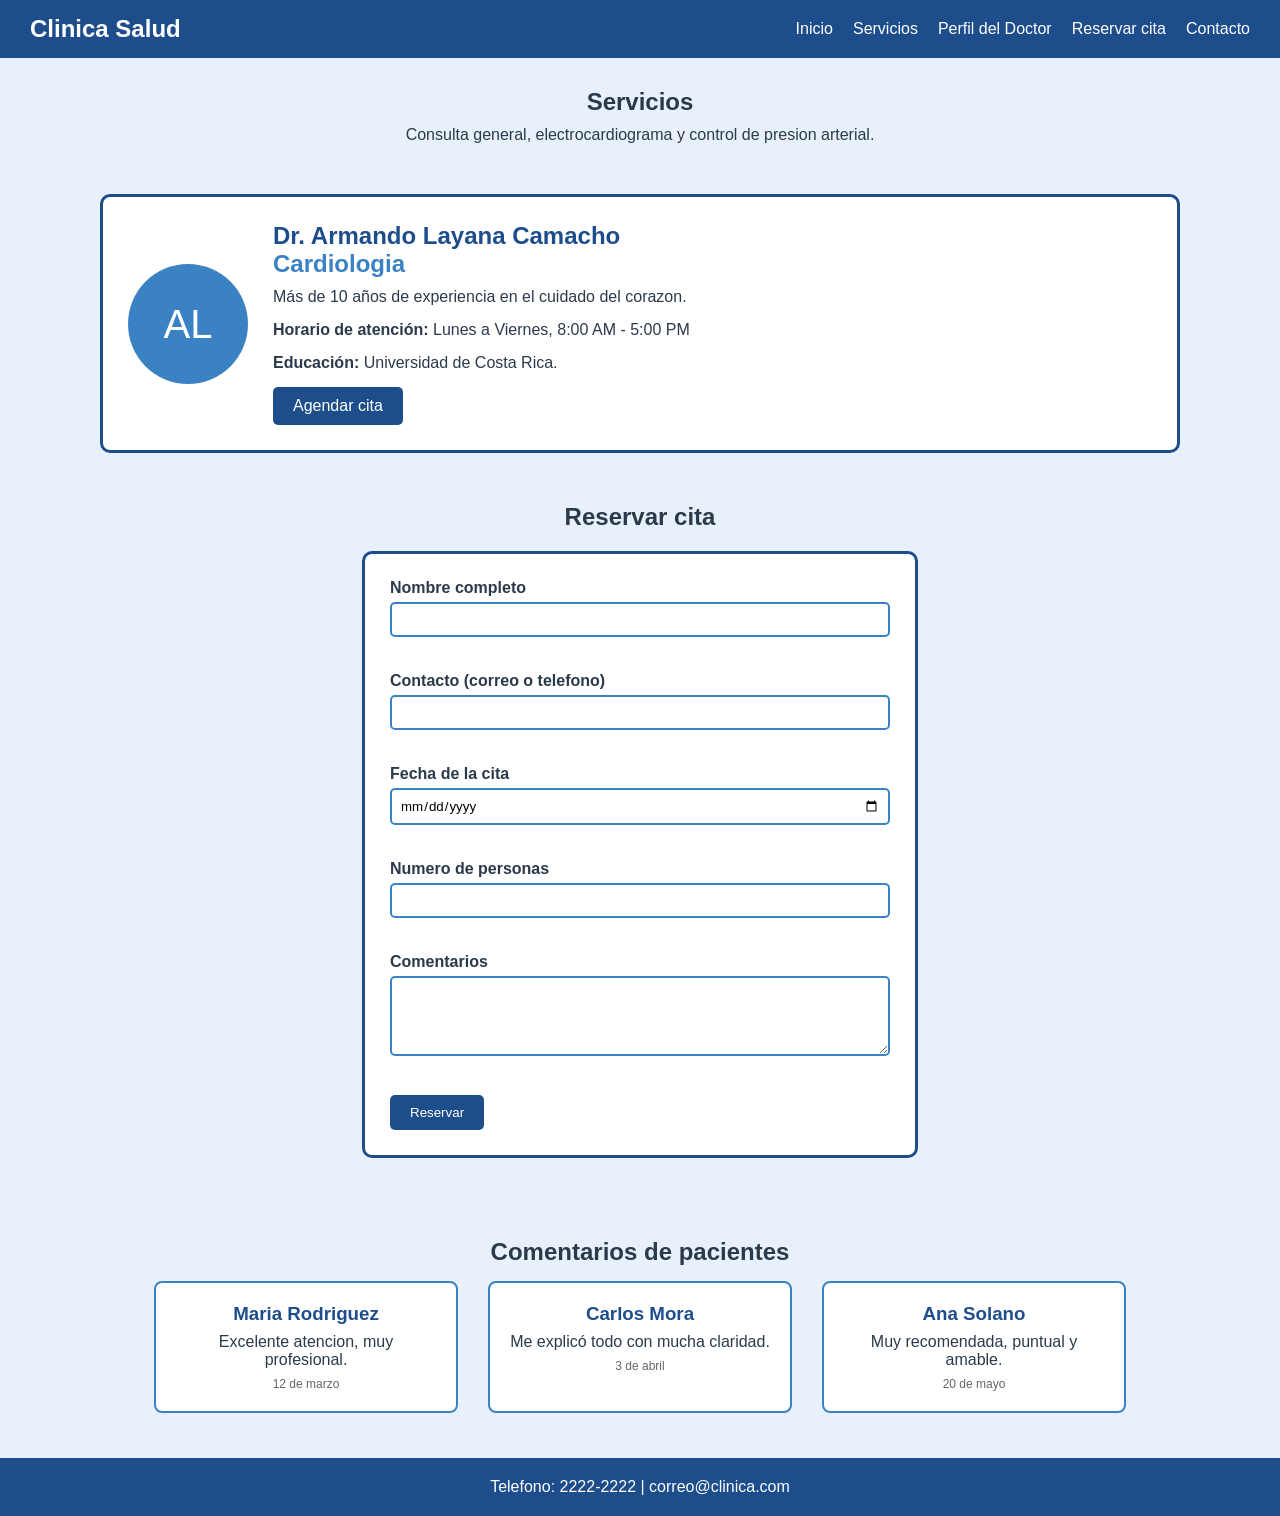
<file: practica-programada-2/index.html>
<!DOCTYPE html>
<html lang="es">
<head>
  <meta charset="UTF-8">
  <title>Clinica Salud - Reservacion de citas</title>
  <link rel="stylesheet" href="styles.css">
</head>
<body>
  <header id="inicio">
    <nav class="navbar">
      <h2 class="logo">Clinica Salud</h2>
      <ul class="nav-links">
        <li><a href="#inicio">Inicio</a></li>
        <li><a href="#servicios">Servicios</a></li>
        <li><a href="#perfil">Perfil del Doctor</a></li>
        <li><a href="#reservacion">Reservar cita</a></li>
        <li><a href="#contacto">Contacto</a></li>
      </ul>
    </nav>
  </header>

  <main>
    <section id="servicios" class="servicios">
      <h2>Servicios</h2>
      <p>Consulta general, electrocardiograma y control de presion arterial.</p>
    </section>

    <section id="perfil" class="perfil">
      <div class="avatar">AL</div>
      <div class="info">
        <h1 class="doctor-nombre">Dr. Armando Layana Camacho</h1>
        <h2 class="doctor-especialidad">Cardiologia</h2>
        <p id="descripcion">Más de 10 años de experiencia en el cuidado del corazon.</p>
        <p id="horario"><b>Horario de atención:</b> Lunes a Viernes, 8:00 AM - 5:00 PM</p>
        <p id="educacion"><b>Educación:</b> Universidad de Costa Rica.</p>
        <a class="btn" href="#reservacion">Agendar cita</a>
      </div>
    </section>

    <section id="reservacion" class="reservacion">
      <h2>Reservar cita</h2>
      <form id="form-reservacion" novalidate>
        <div class="campo">
          <label for="nombre">Nombre completo</label>
          <input type="text" id="nombre" name="nombre">
          <span class="error" id="error-nombre"></span>
        </div>

        <div class="campo">
          <label for="contacto-cliente">Contacto (correo o telefono)</label>
          <input type="text" id="contacto-cliente" name="contacto">
          <span class="error" id="error-contacto-cliente"></span>
        </div>

        <div class="campo">
          <label for="fecha">Fecha de la cita</label>
          <input type="date" id="fecha" name="fecha">
          <span class="error" id="error-fecha"></span>
        </div>

        <div class="campo">
          <label for="personas">Numero de personas</label>
          <input type="number" id="personas" name="personas">
          <span class="error" id="error-personas"></span>
        </div>

        <div class="campo">
          <label for="comentarios">Comentarios</label>
          <textarea id="comentarios" name="comentarios" rows="4"></textarea>
          <span class="error" id="error-comentarios"></span>
        </div>

        <button type="submit" class="btn-enviar">Reservar</button>
      </form>

      <div id="confirmacion" class="confirmacion"></div>
    </section>

    <section class="comentarios">
      <h2>Comentarios de pacientes</h2>
      <div class="cards">
        <article class="card">
          <h3 class="paciente">Maria Rodriguez</h3>
          <p class="comentario">Excelente atencion, muy profesional.</p>
          <p class="fecha">12 de marzo</p>
        </article>
        <article class="card">
          <h3 class="paciente">Carlos Mora</h3>
          <p class="comentario">Me explicó todo con mucha claridad.</p>
          <p class="fecha">3 de abril</p>
        </article>
        <article class="card">
          <h3 class="paciente">Ana Solano</h3>
          <p class="comentario">Muy recomendada, puntual y amable.</p>
          <p class="fecha">20 de mayo</p>
        </article>
      </div>
    </section>
  </main>

  <footer id="contacto">
    <p>Telefono: 2222-2222 | correo@clinica.com</p>
  </footer>
  <script src="script.js"></script>
</body>
</html>
</file>
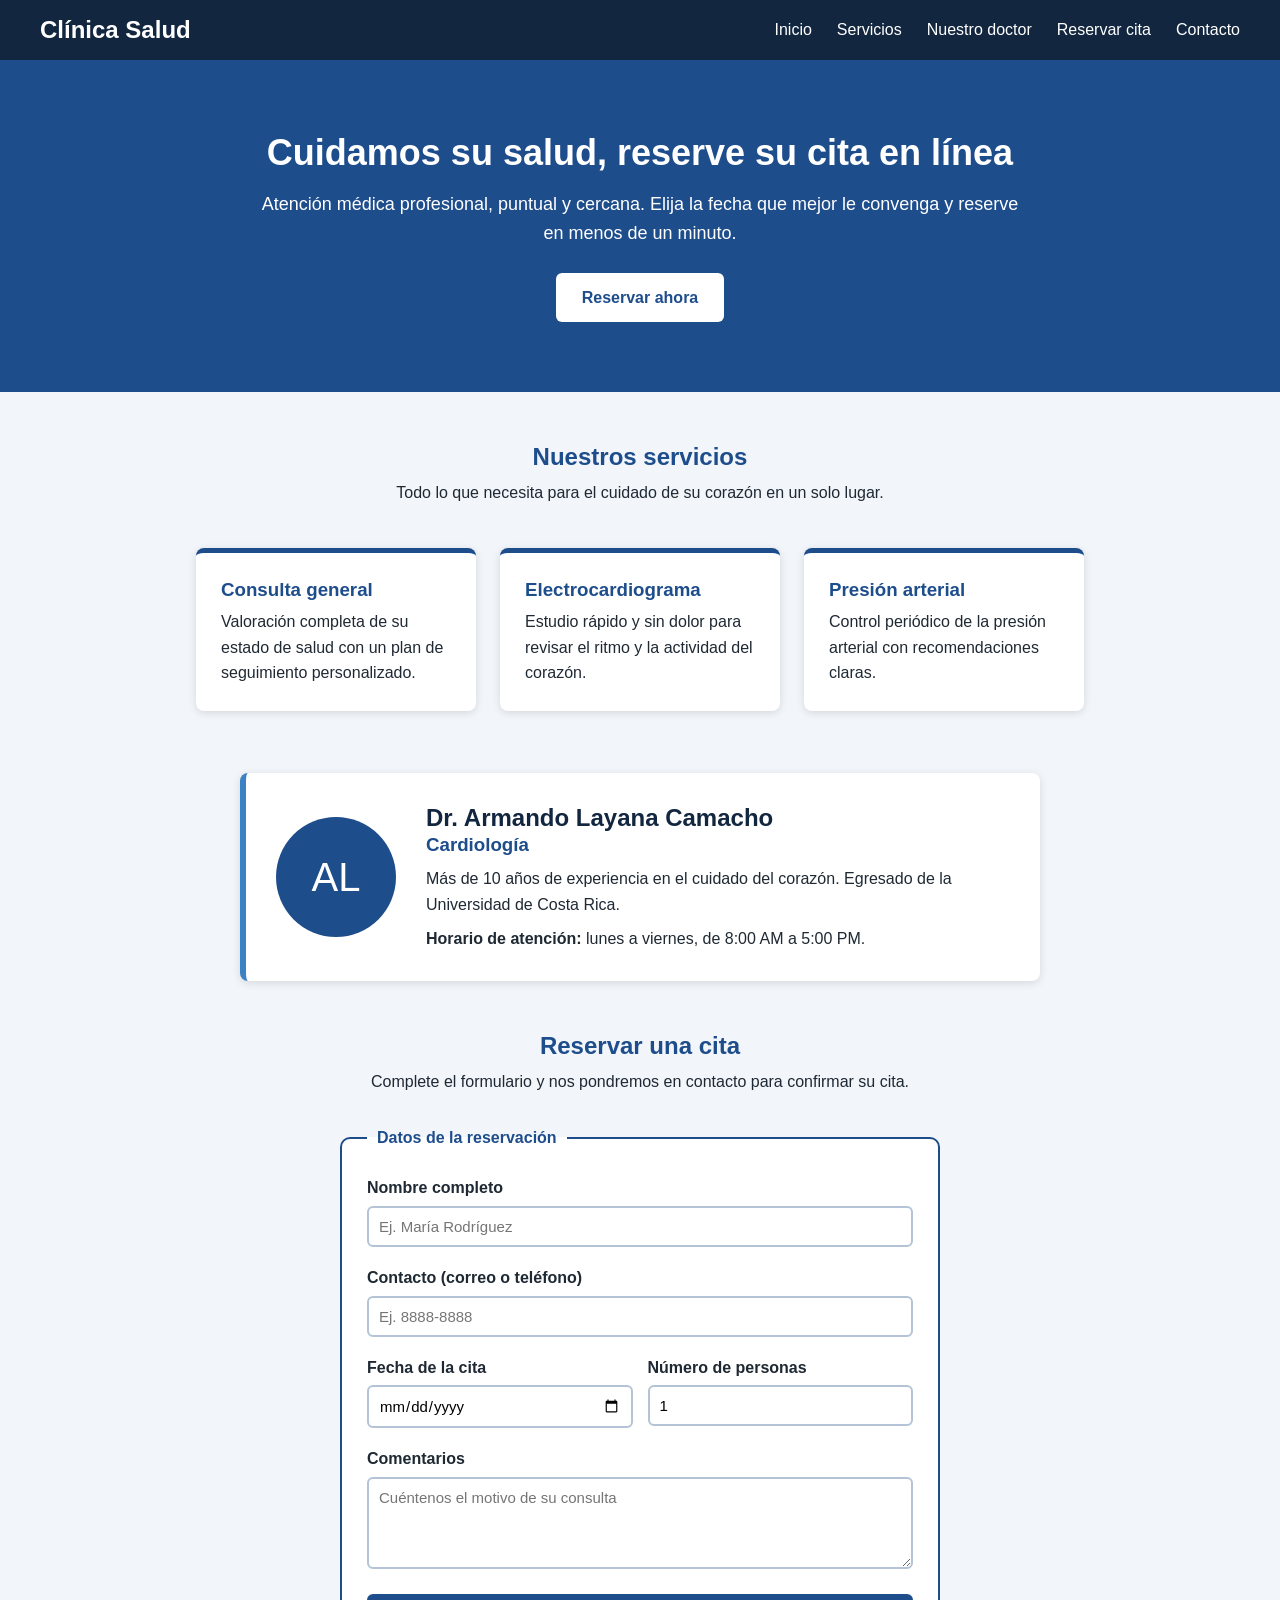
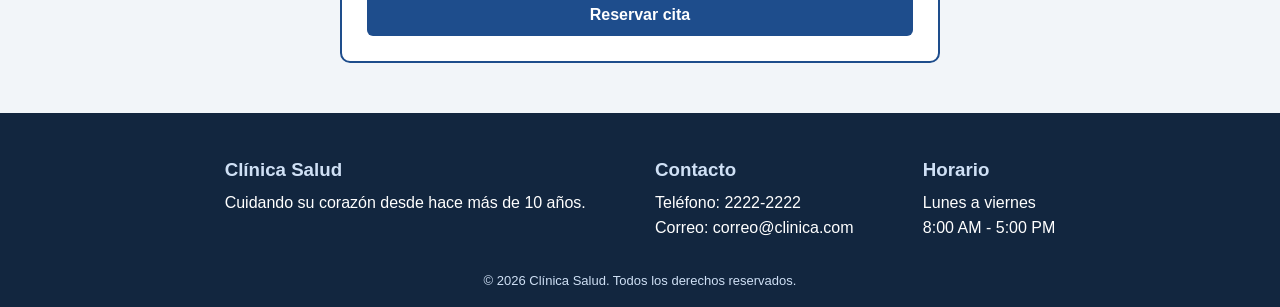
<file: practica-programada-3/index.html>
<!DOCTYPE html>
<html lang="es">
<head>
  <meta charset="UTF-8">
  <meta name="viewport" content="width=device-width, initial-scale=1.0">
  <meta name="description" content="Clínica Salud: sistema web para reservar citas médicas en línea.">
  <title>Clínica Salud - Reservación de citas</title>
  <link rel="stylesheet" href="styles.css">
</head>
<body>

  <header class="encabezado" id="inicio">
    <nav class="navbar">
      <h2 class="logo">Clínica Salud</h2>
      <ul class="menu">
        <li><a href="#inicio">Inicio</a></li>
        <li><a href="#servicios">Servicios</a></li>
        <li><a href="#doctor">Nuestro doctor</a></li>
        <li><a href="#reservacion">Reservar cita</a></li>
        <li><a href="#contacto">Contacto</a></li>
      </ul>
    </nav>

    <div class="banner">
      <h1>Cuidamos su salud, reserve su cita en línea</h1>
      <p>Atención médica profesional, puntual y cercana. Elija la fecha que mejor le convenga y reserve en menos de un minuto.</p>
      <a class="boton" href="#reservacion">Reservar ahora</a>
    </div>
  </header>

  <main>

    <section class="servicios" id="servicios">
      <h2>Nuestros servicios</h2>
      <p class="intro">Todo lo que necesita para el cuidado de su corazón en un solo lugar.</p>
      <div class="tarjetas">
        <article class="tarjeta">
          <h3>Consulta general</h3>
          <p>Valoración completa de su estado de salud con un plan de seguimiento personalizado.</p>
        </article>
        <article class="tarjeta">
          <h3>Electrocardiograma</h3>
          <p>Estudio rápido y sin dolor para revisar el ritmo y la actividad del corazón.</p>
        </article>
        <article class="tarjeta">
          <h3>Presión arterial</h3>
          <p>Control periódico de la presión arterial con recomendaciones claras.</p>
        </article>
      </div>
    </section>

    <section class="doctor" id="doctor">
      <div class="avatar">AL</div>
      <div class="doctor-info">
        <h2>Dr. Armando Layana Camacho</h2>
        <h3>Cardiología</h3>
        <p>Más de 10 años de experiencia en el cuidado del corazón. Egresado de la Universidad de Costa Rica.</p>
        <p><b>Horario de atención:</b> lunes a viernes, de 8:00 AM a 5:00 PM.</p>
      </div>
    </section>

    <section class="reservacion" id="reservacion">
      <h2>Reservar una cita</h2>
      <p class="intro">Complete el formulario y nos pondremos en contacto para confirmar su cita.</p>

      <form action="#" method="post" class="formulario">
        <fieldset>
          <legend>Datos de la reservación</legend>

          <div class="campo">
            <label for="nombre">Nombre completo</label>
            <input type="text" id="nombre" name="nombre" placeholder="Ej. María Rodríguez" required>
          </div>

          <div class="campo">
            <label for="contacto-cliente">Contacto (correo o teléfono)</label>
            <input type="text" id="contacto-cliente" name="contacto" placeholder="Ej. 8888-8888" required>
          </div>

          <div class="fila">
            <div class="campo">
              <label for="fecha">Fecha de la cita</label>
              <input type="date" id="fecha" name="fecha" required>
            </div>

            <div class="campo">
              <label for="personas">Número de personas</label>
              <input type="number" id="personas" name="personas" min="1" value="1" required>
            </div>
          </div>

          <div class="campo">
            <label for="comentarios">Comentarios</label>
            <textarea id="comentarios" name="comentarios" rows="4" placeholder="Cuéntenos el motivo de su consulta"></textarea>
          </div>

          <button type="submit" class="boton">Reservar cita</button>
        </fieldset>
      </form>
    </section>

  </main>

  <footer class="pie" id="contacto">
    <div class="pie-contenido">
      <section>
        <h3>Clínica Salud</h3>
        <p>Cuidando su corazón desde hace más de 10 años.</p>
      </section>
      <section>
        <h3>Contacto</h3>
        <p>Teléfono: 2222-2222</p>
        <p>Correo: correo@clinica.com</p>
      </section>
      <section>
        <h3>Horario</h3>
        <p>Lunes a viernes</p>
        <p>8:00 AM - 5:00 PM</p>
      </section>
    </div>
    <p class="derechos">&copy; 2026 Clínica Salud. Todos los derechos reservados.</p>
  </footer>

</body>
</html>
</file>
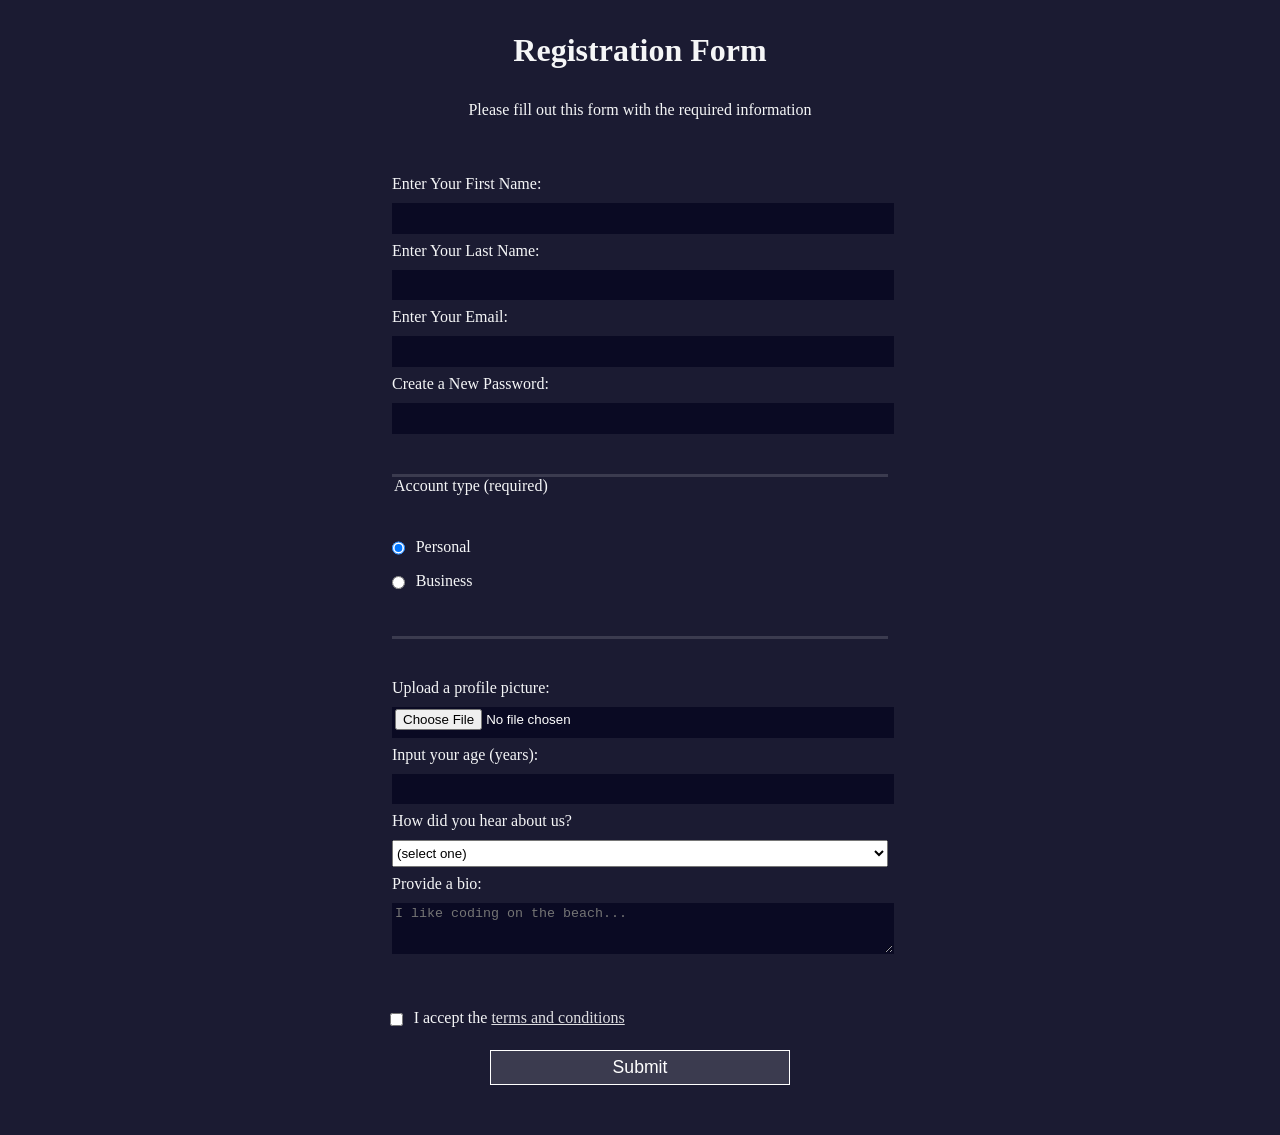
<file: practica-programada-1/primera-parte/index.html>
<!DOCTYPE html>
<html lang="en">
  <head>
    <meta charset="UTF-8">
    <title>Registration Form</title>
    <link rel="stylesheet" href="styles.css" />
  </head>
  <body>
    <h1>Registration Form</h1>
    <p>Please fill out this form with the required information</p>
    <form method="post" action='https://register-demo.freecodecamp.org'>
      <fieldset>
        <label for="first-name">Enter Your First Name: <input id="first-name" name="first-name" type="text" required /></label>
        <label for="last-name">Enter Your Last Name: <input id="last-name" name="last-name" type="text" required /></label>
        <label for="email">Enter Your Email: <input id="email" name="email" type="email" required /></label>
        <label for="new-password">Create a New Password: <input id="new-password" name="new-password" type="password" pattern="[a-z0-5]{8,}" required /></label>
      </fieldset>
      <fieldset>
        <legend>Account type (required)</legend>
        <label for="personal-account"><input id="personal-account" type="radio" name="account-type" class="inline" checked /> Personal</label>
        <label for="business-account"><input id="business-account" type="radio" name="account-type" class="inline" /> Business</label>
      </fieldset>
      <fieldset>
        <label for="profile-picture">Upload a profile picture: <input id="profile-picture" type="file" name="file" /></label>
        <label for="age">Input your age (years): <input id="age" type="number" name="age" min="13" max="120" /></label>
        <label for="referrer">How did you hear about us?
          <select id="referrer" name="referrer">
            <option value="">(select one)</option>
            <option value="1">freeCodeCamp News</option>
            <option value="2">freeCodeCamp YouTube Channel</option>
            <option value="3">freeCodeCamp Forum</option>
            <option value="4">Other</option>
          </select>
        </label>
        <label for="bio">Provide a bio:
          <textarea id="bio" name="bio" rows="3" cols="30" placeholder="I like coding on the beach..."></textarea>
        </label>
      </fieldset>
      <label for="terms-and-conditions">
        <input class="inline" id="terms-and-conditions" type="checkbox" required name="terms-and-conditions" /> I accept the <a href="https://www.freecodecamp.org/news/terms-of-service/">terms and conditions</a>
      </label>
      <input type="submit" value="Submit" />
    </form>
  </body>
</html>
</file>
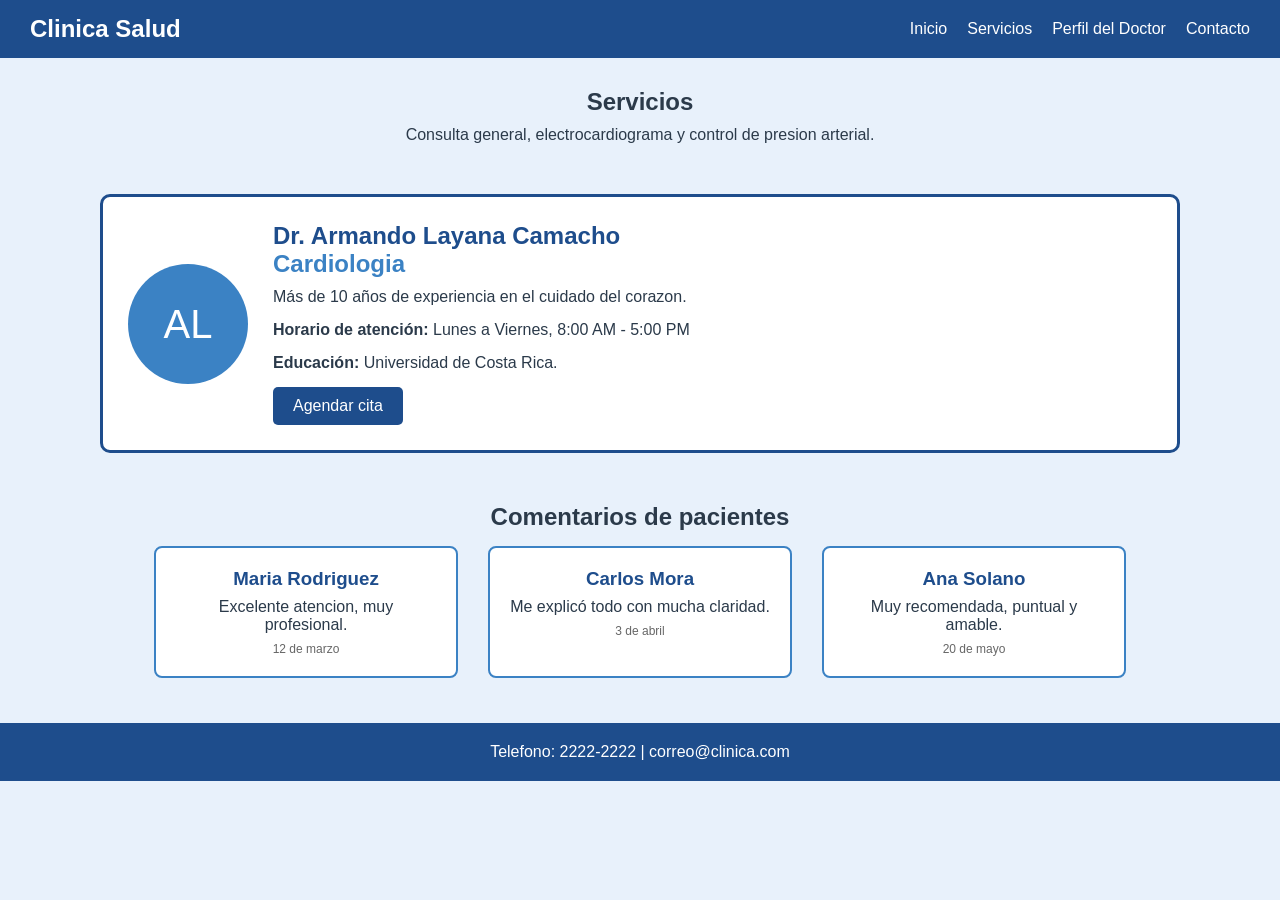
<file: practica-programada-1/segunda-parte/index.html>
<!DOCTYPE html>
<html lang="es">
<head>
  <meta charset="UTF-8">
  <title>Perfil del Doctor</title>
  <link rel="stylesheet" href="styles.css">
</head>
<body>
  <header id="inicio">
    <nav class="navbar">
      <h2 class="logo">Clinica Salud</h2>
      <ul class="nav-links">
        <li><a href="#inicio">Inicio</a></li>
        <li><a href="#servicios">Servicios</a></li>
        <li><a href="#perfil">Perfil del Doctor</a></li>
        <li><a href="#contacto">Contacto</a></li>
      </ul>
    </nav>
  </header>

  <main>
    <section id="servicios" class="servicios">
      <h2>Servicios</h2>
      <p>Consulta general, electrocardiograma y control de presion arterial.</p>
    </section>

    <section id="perfil" class="perfil">
      <div class="avatar">AL</div>
      <div class="info">
        <h1 class="doctor-nombre">Dr. Armando Layana Camacho</h1>
        <h2 class="doctor-especialidad">Cardiologia</h2>
        <p id="descripcion">Más de 10 años de experiencia en el cuidado del corazon.</p>
        <p id="horario"><b>Horario de atención:</b> Lunes a Viernes, 8:00 AM - 5:00 PM</p>
        <p id="educacion"><b>Educación:</b> Universidad de Costa Rica.</p>
        <a class="btn" href="#contacto">Agendar cita</a>
      </div>
    </section>

    <section class="comentarios">
      <h2>Comentarios de pacientes</h2>
      <div class="cards">
        <article class="card">
          <h3 class="paciente">Maria Rodriguez</h3>
          <p class="comentario">Excelente atencion, muy profesional.</p>
          <p class="fecha">12 de marzo</p>
        </article>
        <article class="card">
          <h3 class="paciente">Carlos Mora</h3>
          <p class="comentario">Me explicó todo con mucha claridad.</p>
          <p class="fecha">3 de abril</p>
        </article>
        <article class="card">
          <h3 class="paciente">Ana Solano</h3>
          <p class="comentario">Muy recomendada, puntual y amable.</p>
          <p class="fecha">20 de mayo</p>
        </article>
      </div>
    </section>
  </main>

  <footer id="contacto">
    <p>Telefono: 2222-2222 | correo@clinica.com</p>
  </footer>
</body>
</html>
</file>
<file: practica-programada-2/styles.css>
* {
  margin: 0;
  padding: 0;
  font-family: Tahoma, sans-serif;
}

body {
  background-color: #e8f1fb;
  color: #2b3a4a;
}


.navbar {
  display: flex;
  justify-content: space-between;
  align-items: center;
  background-color: #1e4d8c;
  padding: 15px 30px;
}

.logo {
  color: #ffffff;
}

.nav-links {
  display: flex;
  list-style: none;
}


.nav-links > li {
  margin-left: 20px;
}

.nav-links a {
  color: #ffffff;
  text-decoration: none;
}

.nav-links a:hover {
  color: #3b82c4;
}

/* Seccion de servicios */
.servicios {
  padding: 30px;
  text-align: center;
}


.servicios h2 + p {
  margin-top: 10px;
}


.perfil {
  display: flex;
  align-items: center;
  background-color: #ffffff;
  margin: 20px auto;
  padding: 25px;
  width: 80%;
  border: 3px solid #1e4d8c;
  border-radius: 10px;
}


.avatar {
  width: 120px;
  height: 120px;
  background-color: #3b82c4;
  color: #ffffff;
  font-size: 40px;
  text-align: center;
  line-height: 120px;
  border-radius: 50%;
  margin-right: 25px;
}

.doctor-nombre {
  color: #1e4d8c;
}

.doctor-especialidad {
  color: #3b82c4;
  margin-bottom: 10px;
}

#descripcion {
  margin-bottom: 15px;
}

#horario {
  margin-bottom: 15px;
}

#educacion {   
  margin-bottom: 15px; 
}

a[href^="#r"].btn {
  display: inline-block;
  background-color: #1e4d8c;
  color: #ffffff;
  padding: 10px 20px;
  text-decoration: none;
  border-radius: 5px;
}

a[href^="#r"].btn:hover {
  background-color: #3b82c4;
}


.comentarios {
  padding: 30px;
  text-align: center;
}

.cards {
  display: flex;
  flex-wrap: wrap;
  justify-content: center;
}


.cards > .card {
  background-color: #ffffff;
  width: 260px;
  margin: 15px;
  padding: 20px;
  border: 2px solid #3b82c4;
  border-radius: 8px;
}

.card:hover {
  background-color: #e8f1fb;
}

.paciente {
  color: #1e4d8c;
}


.paciente ~ p {
  margin-top: 8px;
}

.fecha {
  font-size: 12px;
  color: #666666;
}

footer {
  background-color: #1e4d8c;
  color: #ffffff;
  text-align: center;
  padding: 20px;
}

/* Seccion de reservacion */
.reservacion {
  padding: 30px;
  text-align: center;
}

#form-reservacion {
  background-color: #ffffff;
  width: 80%;
  max-width: 500px;
  margin: 20px auto;
  padding: 25px;
  border: 3px solid #1e4d8c;
  border-radius: 10px;
  text-align: left;
}

.campo {
  margin-bottom: 15px;
}

.campo label {
  display: block;
  margin-bottom: 5px;
  font-weight: bold;
}

.campo input,
.campo textarea {
  width: 100%;
  padding: 8px;
  border: 2px solid #3b82c4;
  border-radius: 5px;
  box-sizing: border-box;
}

.campo input.invalido,
.campo textarea.invalido {
  border-color: #c0392b;
}

.error {
  display: block;
  color: #c0392b;
  font-size: 13px;
  margin-top: 4px;
  min-height: 16px;
}

.btn-enviar {
  background-color: #1e4d8c;
  color: #ffffff;
  padding: 10px 20px;
  border: none;
  border-radius: 5px;
  cursor: pointer;
}

.btn-enviar:hover {
  background-color: #3b82c4;
}

.confirmacion {
  width: 80%;
  max-width: 500px;
  margin: 0 auto;
}

.confirmacion.exito {
  background-color: #ffffff;
  padding: 20px;
  border: 3px solid #2e8b57;
  border-radius: 10px;
  text-align: left;
}

.confirmacion h3 {
  color: #2e8b57;
  margin-bottom: 10px;
}


@media (max-width: 700px) {
  .navbar {
    flex-direction: column;
  }

  .perfil {
    flex-direction: column;
    text-align: center;
  }

  .avatar {
    margin: 0 0 15px 0;
  }

  .cards {
    flex-direction: column;
    align-items: center;
  }
}
</file>
<file: practica-programada-3/styles.css>
/* ===== Base ===== */
* {
  margin: 0;
  padding: 0;
  box-sizing: border-box;
  font-family: Verdana, Tahoma, sans-serif;
}

body {
  background-color: #f2f5f9;
  color: #1f2933;
  line-height: 1.6;
}

h1, h2, h3 {
  line-height: 1.25;
}

/* ===== Encabezado y menu ===== */
.encabezado {
  background-color: #1e4d8c;
  color: #ffffff;
}

.navbar {
  display: flex;
  justify-content: space-between;
  align-items: center;
  padding: 15px 40px;
  background-color: #12263f;
}

.logo {
  color: #ffffff;
}

.menu {
  display: flex;
  list-style: none;
}

.menu > li {
  margin-left: 25px;
}

.menu a {
  color: #ffffff;
  text-decoration: none;
  padding-bottom: 4px;
}

.menu a:hover {
  color: #cfe0f5;
  border-bottom: 2px solid #cfe0f5;
}

/* ===== Banner ===== */
.banner {
  max-width: 800px;
  margin: 0 auto;
  padding: 70px 20px;
  text-align: center;
}

.banner h1 {
  font-size: 36px;
  margin-bottom: 15px;
}

.banner p {
  font-size: 18px;
  margin-bottom: 25px;
}

/* ===== Boton ===== */
.boton {
  display: inline-block;
  background-color: #ffffff;
  color: #1e4d8c;
  font-weight: bold;
  padding: 12px 26px;
  border: none;
  border-radius: 6px;
  text-decoration: none;
  font-size: 16px;
  cursor: pointer;
}

.boton:hover {
  background-color: #cfe0f5;
}

/* ===== Secciones ===== */
.servicios,
.reservacion {
  padding: 50px 20px;
  text-align: center;
}

.servicios h2,
.reservacion h2 {
  color: #1e4d8c;
  margin-bottom: 8px;
}

.intro {
  margin-bottom: 30px;
}

/* ===== Servicios (tarjetas) ===== */
.tarjetas {
  display: flex;
  flex-wrap: wrap;
  justify-content: center;
  max-width: 1000px;
  margin: 0 auto;
}

.tarjetas > .tarjeta {
  background-color: #ffffff;
  width: 280px;
  margin: 12px;
  padding: 25px;
  border-top: 5px solid #1e4d8c;
  border-radius: 8px;
  box-shadow: 0 2px 8px rgba(0, 0, 0, 0.12);
  text-align: left;
}

.tarjeta:hover {
  background-color: #e8eff8;
}

.tarjeta h3 {
  color: #1e4d8c;
  margin-bottom: 8px;
}

/* ===== Doctor ===== */
.doctor {
  display: flex;
  align-items: center;
  max-width: 800px;
  margin: 0 auto;
  padding: 30px;
  background-color: #ffffff;
  border-left: 6px solid #3b82c4;
  border-radius: 8px;
  box-shadow: 0 2px 8px rgba(0, 0, 0, 0.12);
}

.avatar {
  flex-shrink: 0;
  width: 120px;
  height: 120px;
  margin-right: 30px;
  background-color: #1e4d8c;
  color: #ffffff;
  font-size: 40px;
  text-align: center;
  line-height: 120px;
  border-radius: 50%;
}

.doctor-info h2 {
  color: #12263f;
}

.doctor-info h3 {
  color: #1e4d8c;
  margin-bottom: 10px;
}

.doctor-info h3 + p {
  margin-bottom: 8px;
}

/* ===== Formulario ===== */
.formulario {
  max-width: 600px;
  margin: 0 auto;
  text-align: left;
}

.formulario fieldset {
  background-color: #ffffff;
  padding: 25px;
  border: 2px solid #1e4d8c;
  border-radius: 10px;
}

.formulario legend {
  padding: 0 10px;
  color: #1e4d8c;
  font-weight: bold;
}

.campo {
  flex: 1;
  margin-bottom: 18px;
}

.campo label {
  display: block;
  margin-bottom: 5px;
  font-weight: bold;
}

.campo input,
.campo textarea {
  width: 100%;
  padding: 10px;
  border: 2px solid #b4c3d6;
  border-radius: 6px;
  font-size: 15px;
}

.campo input:focus,
.campo textarea:focus {
  outline: none;
  border-color: #3b82c4;
}

.fila {
  display: flex;
}

.fila > .campo + .campo {
  margin-left: 15px;
}

.formulario .boton {
  width: 100%;
  background-color: #1e4d8c;
  color: #ffffff;
}

.formulario .boton:hover {
  background-color: #3b82c4;
}

/* ===== Pie de pagina ===== */
.pie {
  background-color: #12263f;
  color: #ffffff;
  padding: 35px 20px 15px;
}

.pie-contenido {
  display: flex;
  justify-content: space-around;
  flex-wrap: wrap;
  max-width: 900px;
  margin: 0 auto;
}

.pie-contenido > section {
  margin: 10px 20px;
}

.pie h3 {
  color: #cfe0f5;
  margin-bottom: 8px;
}

.derechos {
  margin-top: 20px;
  text-align: center;
  font-size: 13px;
  color: #cfe0f5;
}

/* ===== Responsivo: tablet ===== */
@media (max-width: 900px) {
  .navbar {
    padding: 15px 20px;
  }

  .menu > li {
    margin-left: 15px;
  }

  .banner h1 {
    font-size: 30px;
  }
}

/* ===== Responsivo: celular ===== */
@media (max-width: 700px) {
  .navbar {
    flex-direction: column;
  }

  .menu {
    flex-wrap: wrap;
    justify-content: center;
    margin-top: 10px;
  }

  .menu > li {
    margin: 5px 10px;
  }

  .banner {
    padding: 45px 20px;
  }

  .banner h1 {
    font-size: 26px;
  }

  .doctor {
    flex-direction: column;
    text-align: center;
    margin: 0 20px;
  }

  .avatar {
    margin: 0 0 15px 0;
  }

  .fila {
    flex-direction: column;
  }

  .fila > .campo + .campo {
    margin-left: 0;
  }

  .pie-contenido {
    flex-direction: column;
    text-align: center;
  }
}
</file>
<file: practica-programada-1/primera-parte/styles.css>
body {
  width: 100%;
  height: 100vh;
  margin: 0;
  background-color: #1b1b32;
  color: #f5f6f7;
  font-family: Tahoma;
  font-size: 16px;
}

h1, p {
  margin: 1em auto;
  text-align: center;
}

form {
  width: 60vw;
  max-width: 500px;
  min-width: 300px;
  margin: 0 auto;
  padding-bottom: 2em;
}

fieldset {
  border: none;
  padding: 2rem 0;
  border-bottom: 3px solid #3b3b4f;
}

fieldset:last-of-type {
  border-bottom: none;
}

label {
  display: block;
  margin: 0.5rem 0;
}

input,
textarea,
select {
  margin: 10px 0 0 0;
  width: 100%;
  min-height: 2em;
}

input, textarea {
  background-color: #0a0a23;
  border: 1px solid #0a0a23;
  color: #ffffff;
}

.inline {
  width: unset;
  margin: 0 0.5em 0 0;
  vertical-align: middle;
}

input[type="submit"] {
  display: block;
  width: 60%;
  margin: 1em auto;
  height: 2em;
  font-size: 1.1rem;
  background-color: #3b3b4f;
  border-color: white;
  min-width: 300px;
}

input[type="file"] {
  padding: 1px 2px;
}

a {
  color: #dfdfe2;
}
</file>
<file: practica-programada-1/segunda-parte/styles.css>
* {
  margin: 0;
  padding: 0;
  font-family: Tahoma, sans-serif;
}

body {
  background-color: #e8f1fb;
  color: #2b3a4a;
}


.navbar {
  display: flex;
  justify-content: space-between;
  align-items: center;
  background-color: #1e4d8c;
  padding: 15px 30px;
}

.logo {
  color: #ffffff;
}

.nav-links {
  display: flex;
  list-style: none;
}


.nav-links > li {
  margin-left: 20px;
}

.nav-links a {
  color: #ffffff;
  text-decoration: none;
}

.nav-links a:hover {
  color: #3b82c4;
}

/* Seccion de servicios */
.servicios {
  padding: 30px;
  text-align: center;
}


.servicios h2 + p {
  margin-top: 10px;
}


.perfil {
  display: flex;
  align-items: center;
  background-color: #ffffff;
  margin: 20px auto;
  padding: 25px;
  width: 80%;
  border: 3px solid #1e4d8c;
  border-radius: 10px;
}


.avatar {
  width: 120px;
  height: 120px;
  background-color: #3b82c4;
  color: #ffffff;
  font-size: 40px;
  text-align: center;
  line-height: 120px;
  border-radius: 50%;
  margin-right: 25px;
}

.doctor-nombre {
  color: #1e4d8c;
}

.doctor-especialidad {
  color: #3b82c4;
  margin-bottom: 10px;
}

#descripcion {
  margin-bottom: 15px;
}

#horario {
  margin-bottom: 15px;
}

#educacion {   
  margin-bottom: 15px; 
}

a[href^="#c"].btn {
  display: inline-block;
  background-color: #1e4d8c;
  color: #ffffff;
  padding: 10px 20px;
  text-decoration: none;
  border-radius: 5px;
}

a[href^="#c"].btn:hover {
  background-color: #3b82c4;
}


.comentarios {
  padding: 30px;
  text-align: center;
}

.cards {
  display: flex;
  flex-wrap: wrap;
  justify-content: center;
}


.cards > .card {
  background-color: #ffffff;
  width: 260px;
  margin: 15px;
  padding: 20px;
  border: 2px solid #3b82c4;
  border-radius: 8px;
}

.card:hover {
  background-color: #e8f1fb;
}

.paciente {
  color: #1e4d8c;
}


.paciente ~ p {
  margin-top: 8px;
}

.fecha {
  font-size: 12px;
  color: #666666;
}

footer {
  background-color: #1e4d8c;
  color: #ffffff;
  text-align: center;
  padding: 20px;
}


@media (max-width: 700px) {
  .navbar {
    flex-direction: column;
  }

  .perfil {
    flex-direction: column;
    text-align: center;
  }

  .avatar {
    margin: 0 0 15px 0;
  }

  .cards {
    flex-direction: column;
    align-items: center;
  }
}
</file>
